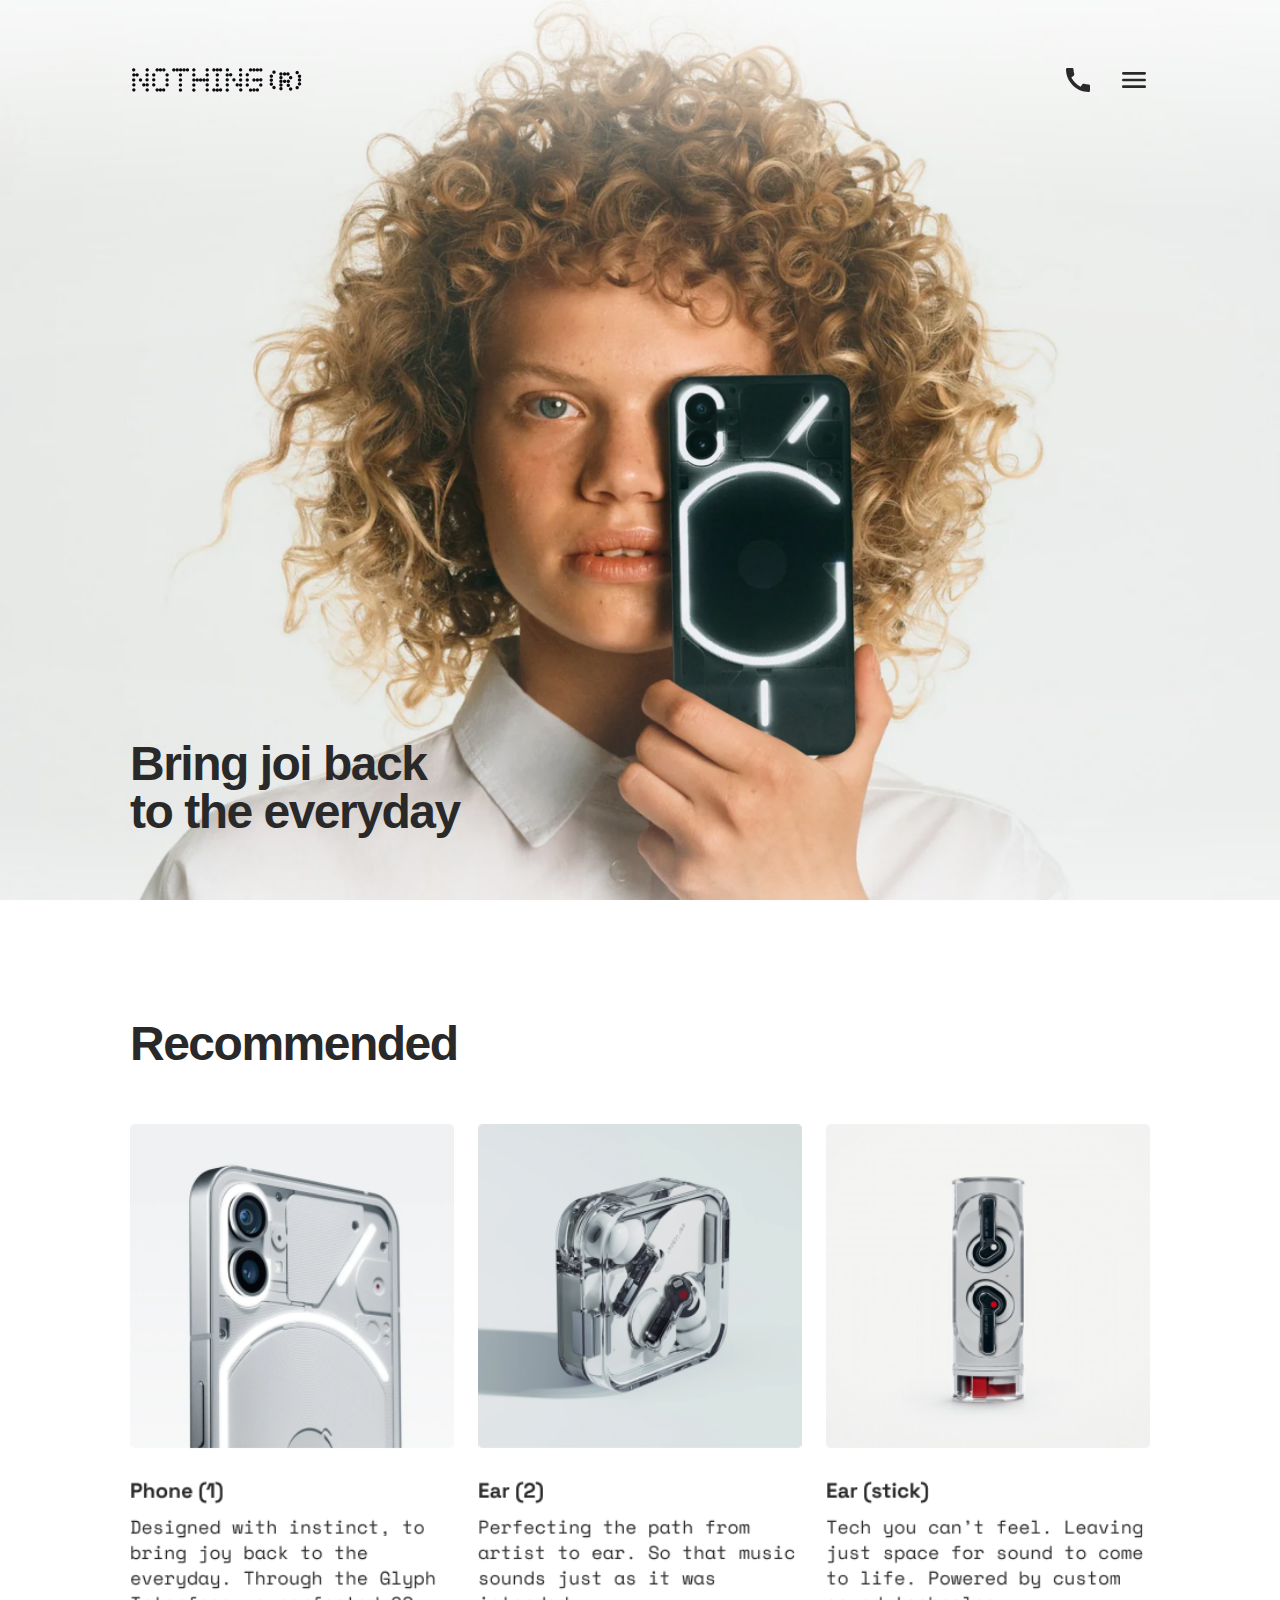
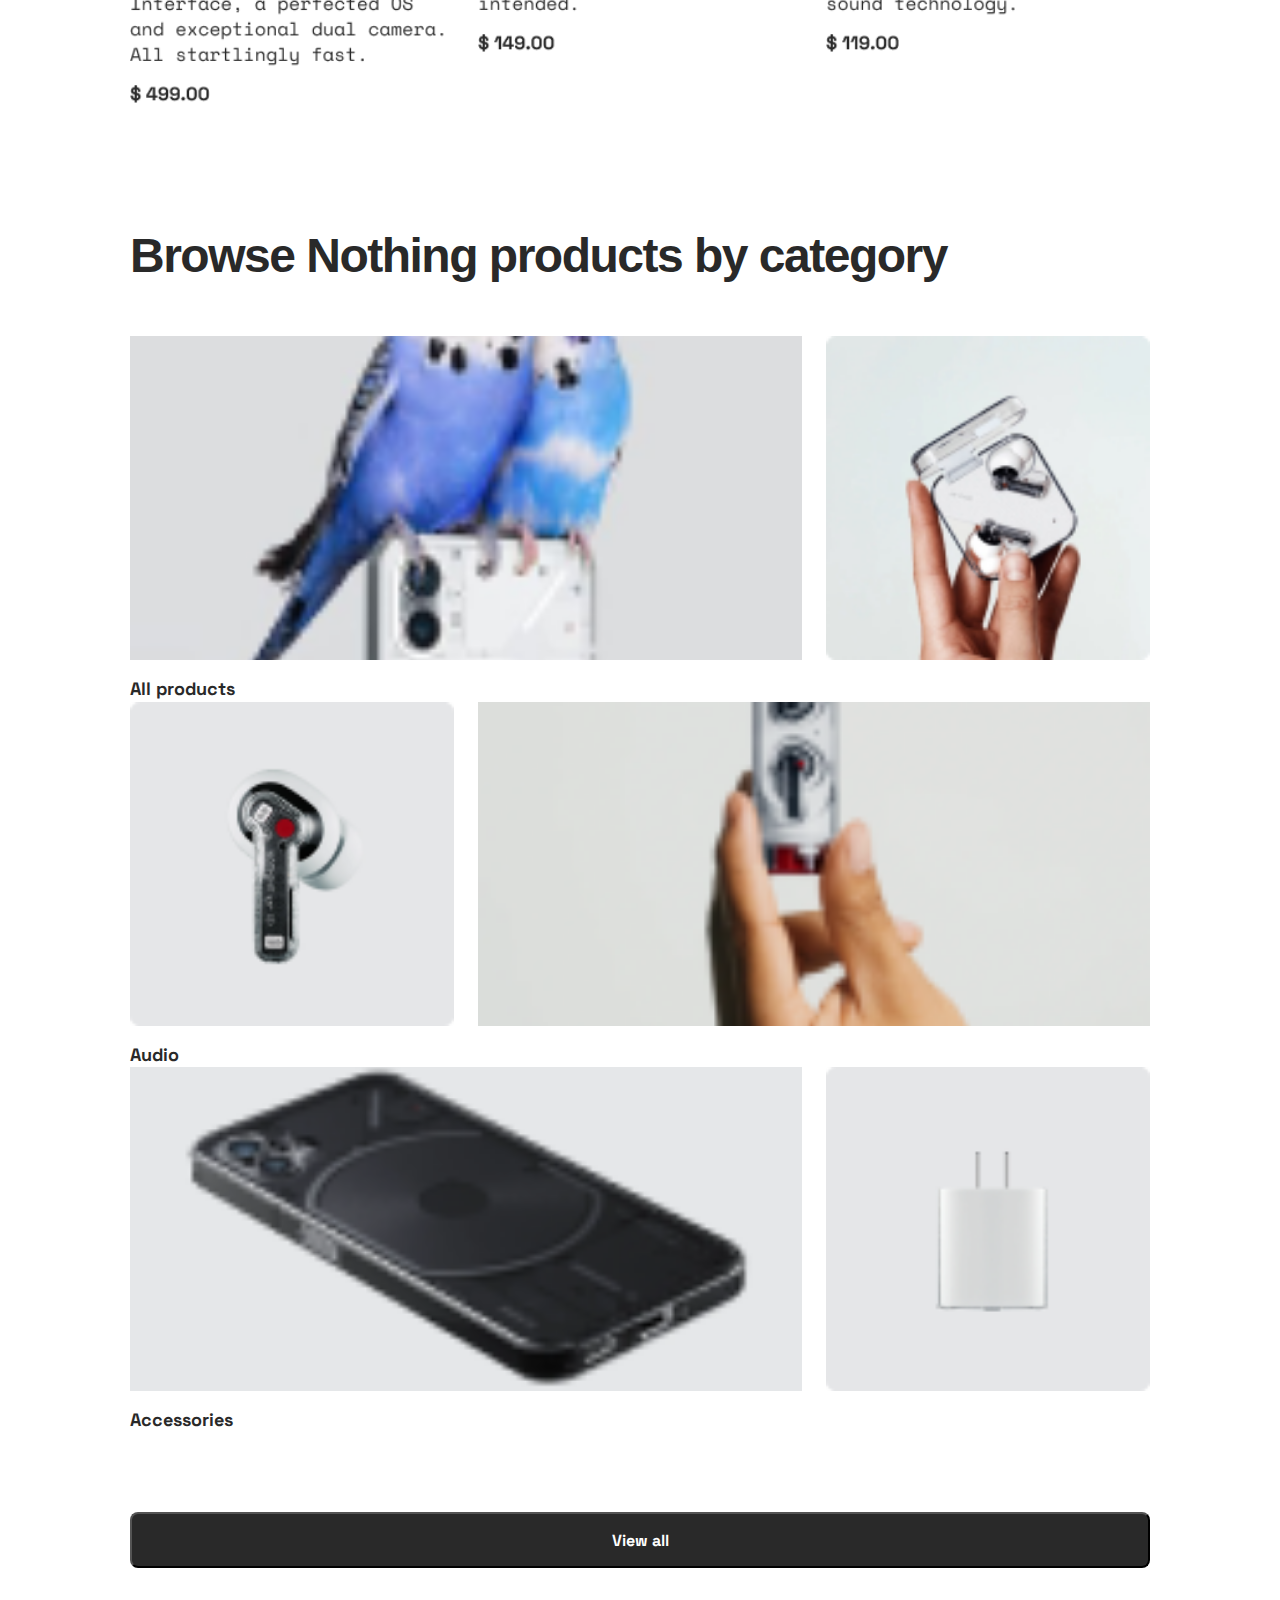
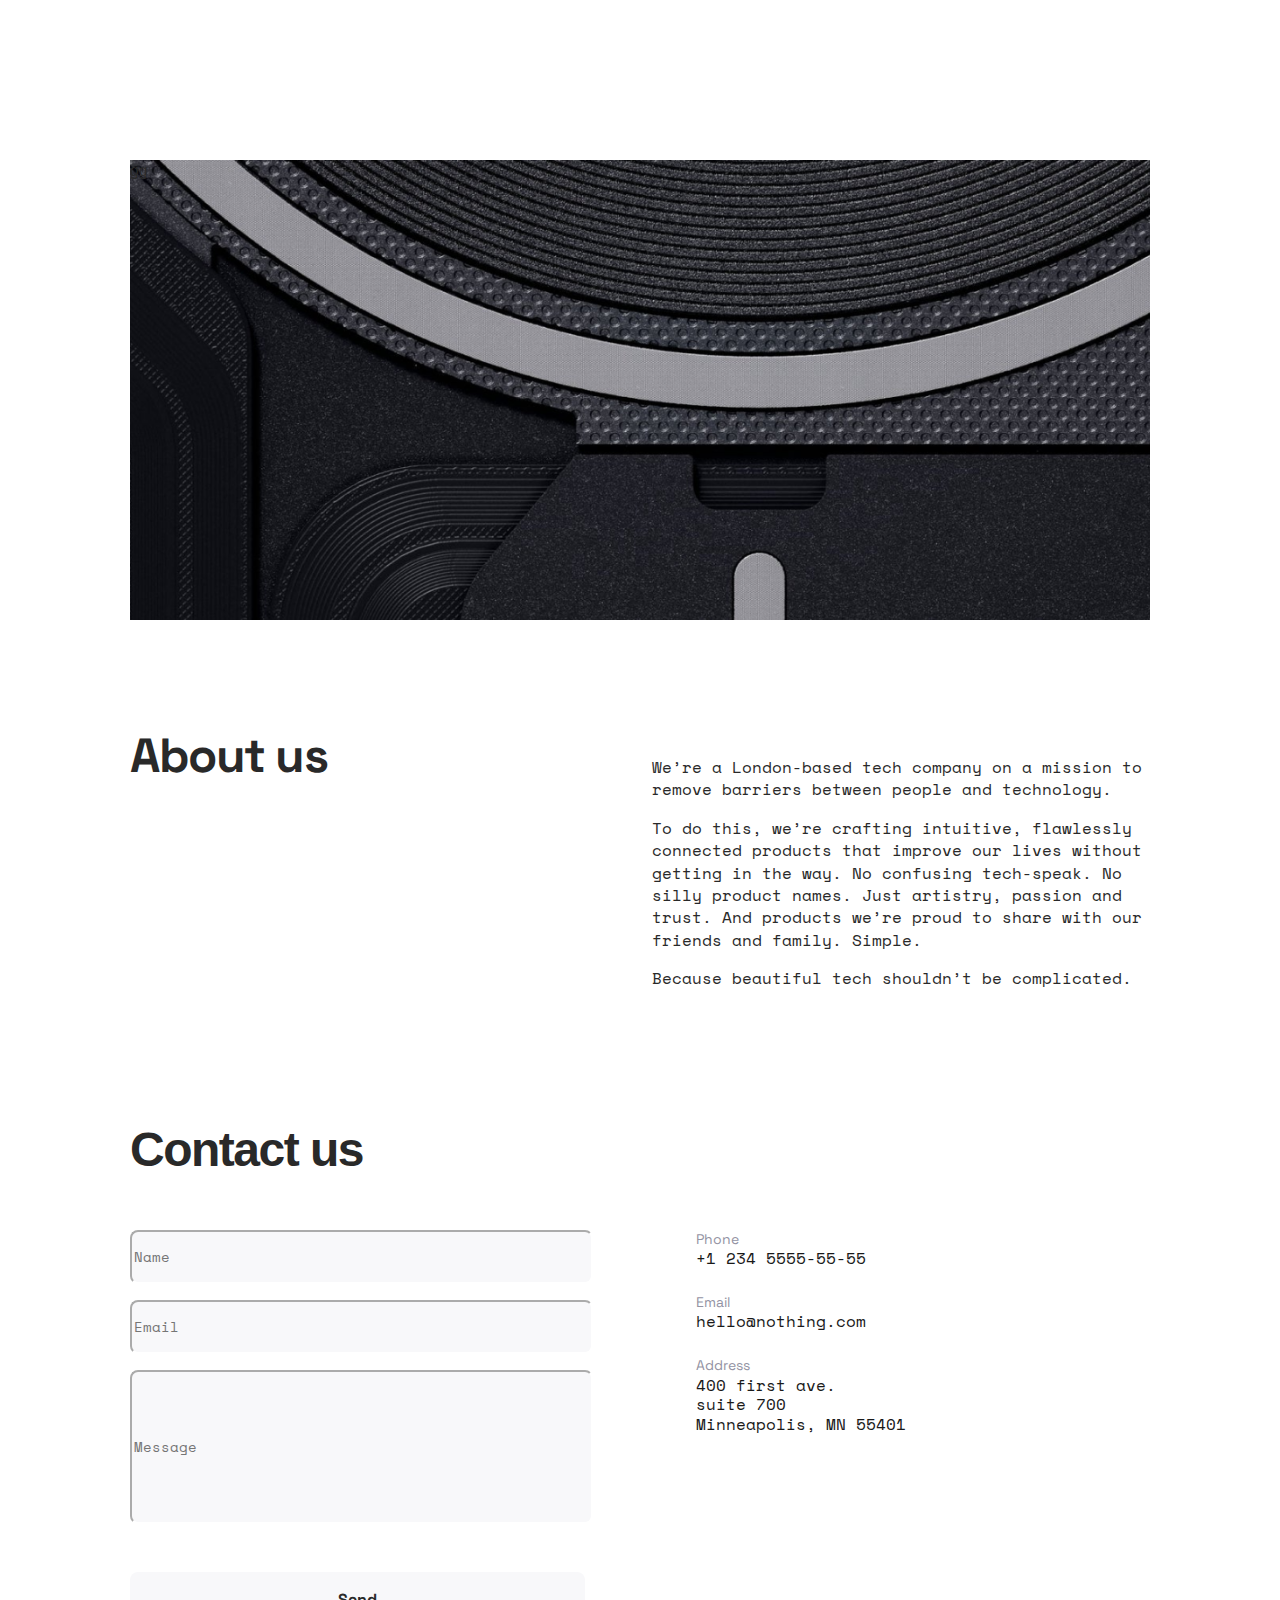
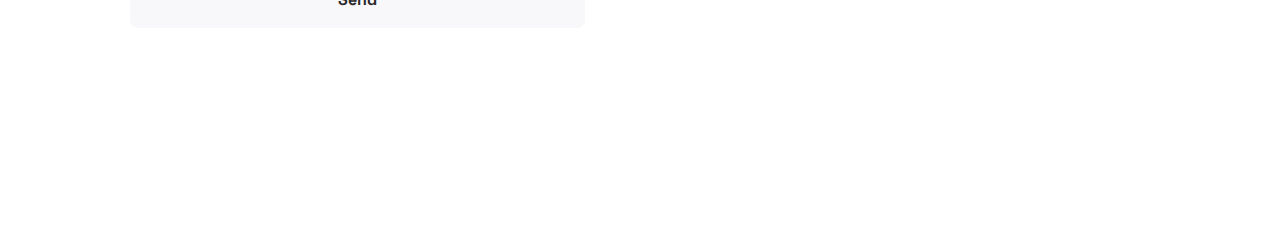
<file: index.html>
<!-- #region head -->
<!doctype html>
<html lang="en" class="page">
  <head>
    <meta charset="UTF-8">
    <meta name="viewport" content="width=device-width, initial-scale=1.0">
    <title>Nothing</title>
    <link rel="preconnect" href="https://fonts.googleapis.com">
    <link rel="preconnect" href="https://fonts.gstatic.com">
    <link href="https://fonts.googleapis.com/css2?family=Space+Grotesk:wght@300..700&display=swap" rel="stylesheet">
    <link href="https://fonts.googleapis.com/css2?family=Space+Mono:ital,wght@0,400;0,700;1,400;1,700&display=swap" rel="stylesheet">
    <link rel="stylesheet" href="/index.e378193d.css">
    <script src="/index.f75de5e1.js" defer=""></script>
  </head>
  <!-- endregion -->
  <body class="page__body">
    <!-- #region header -->
    <header class="header">
      <div class="container">
        <div class="header__content">
          <div class="top-bar">
            <a href="#" class="top-bar__logo-link">
              <img src="/header-logo-2px.0ad260f5.png" alt="Nasing logo" class="top-bar__logo">
            </a>
            <div class="top-bar__icons">
              <a href="tel:+1 234 5555-55-55" class="icon icon--phone"></a>
              <a href="#menu" class="icon icon--menu"></a>
            </div>
          </div>
          <div class="header__bottom">
            <div class="header-waves"></div>
            <h1 class="header__title">
              Bring joi back
              <br>
              to the everyday
            </h1>
          </div>
        </div>
      </div>
    </header>
    <!-- #region menu -->
    <aside class="page__menu menu" id="menu">
      <div class="container">
        <div class="top-bar menu__top">
          <a href="#" class="top-bar__logo">
            <img src="/header-logo.73284926.png" alt="Nosing logo">
          </a>
          <a href="#" class="icon icon--close"></a>
        </div>

        <div class="menu__bottom">
          <nav class="nav menu__nav">
            <ul class="nav__list">
              <li class="nav__item">
                <a class="nav__link" href="#">
                  Products
                </a>
              </li>
              <li class="nav__item">
                <a class="nav__link" href="#recommended">
                  Store
                </a>
              </li>
              <li class="nav__item">
                <a class="nav__link" href="#categories">
                  Login
                </a>
              </li>
              <li class="nav__item">
                <a class="nav__link" href="#how-to-buy">
                  Cart(0)
                </a>
              </li>
            </ul>
          </nav>

          <a href="tel:+1 234 5555-55-55" class="menu__phone-number">
            +1 234 5555-55-55
          </a>

          <a href="tel:+1 234 5555-55-55" class="menu__coll-to-order">
            call to order
          </a>
        </div>
      </div>
    </aside>

    <main class="main">
      <div class="container">
        <div class="main__content">
          <!-- #region recommended -->
          <section class="recommended" id="recommended">
            <h2 class="section-title">Recommended</h2>

            <div class="recommended__products">
              <article class="product recommended__product">
                <img src="/Phone.6195005f.png" alt="Phone fotos" class="product__photo">
              </article>

              <article class="product recommended__product">
                <img src="/Ear.92df6dc3.png" alt="Ear fotos" class="product__photo">
              </article>

              <article class="product recommended__product">
                <img src="/Ear-stic.d0401c3a.png" alt="Ear-stic fotos" class="product__photo">
              </article>
            </div>
          </section>
          <!-- #region categories -->
          <section class="categories" id="categories">
            <h2 class="section-title">Browse Nothing products by category</h2>

            <div class="categories__wrapper">
              <article class="category">
                <div class="category__photos">
                  <a href="#" class="category__link category__link--wide">
                    <img class="category__photo" src="/Beard.81706276.png" alt="All products">
                  </a>

                  <a href="#" class="category__link category__link--square">
                    <img class="category__photo" src="/Stick.23b3ed88.png" alt="All products">
                  </a>
                </div>
                <h3 class="category__title">All products</h3>
              </article>
            </div>

            <div class="categories__wrapper">
              <article class="category">
                <div class="category__photos">
                  <a href="#" class="category__link category__link--square">
                    <img class="category__photo" src="/Speaker.6b0b2c70.png" alt="Audio">
                  </a>

                  <a href="#" class="category__link category__link--wide">
                    <img class="category__photo" src="/Speakers.6603ae7a.png" alt="Audio">
                  </a>
                </div>
                <h3 class="category__title">Audio</h3>
              </article>
            </div>

            <div class="categories__wrapper">
              <article class="category">
                <div class="category__photos">
                  <a href="#" class="category__link category__link--wide">
                    <img class="category__photo" src="/Phone.68b2d490.png" alt="Accessories">
                  </a>

                  <a href="#" class="category__link category__link--square">
                    <img class="category__photo" src="/Charger.4cd783f1.png" alt="Accessories">
                  </a>
                </div>
                <h3 class="category__title">Accessories</h3>
              </article>
            </div>
            <div class="category__button">
              <button class="category__button category__button--view">
                View all
              </button>
            </div>
            <div class="category__bg">gg</div>
          </section>
          <!-- #region about-us -->
          <section class="about-us" id="about-us">
            <h2 class="about-us__title section-title section-title--aalign--left">
              About us
            </h2>
            <div class="about-us__content">
              <p>
                We’re a London-based tech company on a mission to remove
                barriers between people and technology.
              </p>
              <p>
                To do this, we’re crafting intuitive, flawlessly connected
                products that improve our lives without getting in the way. No
                confusing tech-speak. No silly product names. Just artistry,
                passion and trust. And products we’re proud to share with our
                friends and family. Simple.
              </p>
              <p>Because beautiful tech shouldn’t be complicated.</p>
            </div>
          </section>
          <!-- #region contact-us -->
          <section class="contacts" id="contacts">
            <h2 class="section-title">Contact us</h2>

            <div class="contacts-block">
              <form class="contacts-block__input">
                <div class="form-field">
                  <input type="text" name="name" placeholder="Name">
                </div>
                <div class="form-field">
                  <input type="email" name="email" placeholder="Email">
                </div>
                <div class="form-field">
                  <input class="message" type="text" name="message" placeholder="Message">
                </div>
                <button>Send</button>
              </form>

              <div class="contacts-block__inform">
                <h4 class="contacts-block__inform contacts-block__inform--name">
                  Phone
                </h4>
                <p class="contacts-block__inform contacts-block__inform--text">
                  +1 234 5555-55-55
                </p>
                <h4 class="contacts-block__inform contacts-block__inform--name">
                  Email
                </h4>
                <p class="contacts-block__inform contacts-block__inform--text">
                  hello@nothing.com
                </p>
                <h4 class="contacts-block__inform contacts-block__inform--name">
                  Address
                </h4>
                <p class="contacts-block__inform contacts-block__inform--text">
                  400 first ave.
                  <br>
                  suite 700
                  <br>
                  Minneapolis, MN 55401
                </p>
              </div>
            </div>
          </section>
        </div>
      </div>
    </main>
  <script src="/layout_landing-page.59712999.js"></script></body>
</html>
</file>
<file: index.e378193d.css>
.container {
  padding-inline: 20px;
}

@media (width >= 576px) {
  .container {
    padding-inline: 72px;
  }
}

@media (width >= 1024px) {
  .container {
    max-width: 1020px;
    margin-inline: auto;
    padding-inline: 120px;
  }
}

.page {
  color: #292929;
  scroll-behavior: smooth;
  font-family: Inter, sans-serif;
  font-size: 16px;
  line-height: 22.4px;
}

.page__body {
  min-width: 320px;
  margin: 0;
}

.page__menu {
  opacity: 0;
  pointer-events: none;
  transition: all .3s;
  position: fixed;
  top: 0;
  left: 0;
  right: 0;
  transform: translateX(-100%);
}

.page__menu:target {
  opacity: 1;
  pointer-events: all;
  transform: translateX(0);
}

.header {
  background-image: url("header-bg.8ec50a9a.png");
  background-size: cover;
}

.header__content {
  flex-direction: column;
  justify-content: space-between;
  height: 100vh;
  display: flex;
}

.header__top {
  justify-content: space-between;
  align-items: center;
  display: flex;
}

.header__title {
  letter-spacing: -1.5px;
  margin: 0;
  font-size: 36px;
  line-height: 100%;
}

@media (width >= 576px) {
  .header__title {
    font-size: 48px;
  }
}

.header__bottom {
  padding-bottom: 40px;
}

@media (width >= 576px) {
  .header__bottom {
    padding-bottom: 64px;
  }
}

.top-bar {
  justify-content: space-between;
  align-items: center;
  padding-block: 24px;
  display: flex;
}

@media (width >= 576px) {
  .top-bar {
    padding-block: 64px;
  }
}

.top-bar__icons {
  gap: 24px;
  display: flex;
}

.top-bar__logo-link {
  display: flex;
}

.top-bar__logo {
  height: 16px;
  transition: transform .3s;
}

.top-bar__logo:hover {
  transform: scale(1.2);
}

@media (width >= 576px) {
  .top-bar__logo {
    height: 24px;
  }
}

.icon {
  background-position: center;
  background-size: cover;
  width: 24px;
  height: 24px;
  transition: transform .3s;
  display: block;
}

.icon:hover {
  transform: scale(1.2);
}

@media (width >= 576px) {
  .icon {
    width: 32px;
    height: 32px;
  }
}

.icon--phone {
  background-image: url("icon-phone.c3074507.svg");
}

.icon--menu {
  background-image: url("icon-burger-menu.84d6728a.svg");
}

.icon--menu:hover {
  background-image: url("icon-burger-menu-hover.a43de98f.svg");
}

.icon--close {
  background-image: url("icon-close.9caea4e6.svg");
}

.menu {
  box-sizing: border-box;
  text-transform: uppercase;
  background-color: #e5e6e8;
  height: 100vh;
  font-weight: 700;
}

.menu__top {
  margin-bottom: 32px;
}

@media (width >= 576px) {
  .menu__top {
    margin-bottom: 0;
  }
}

.menu__nav {
  margin-bottom: 40px;
}

.menu__phone-number {
  color: inherit;
  margin-bottom: 16px;
  font-size: 16px;
  line-height: 27px;
  text-decoration: none;
  display: block;
}

.menu__coll-to-order {
  letter-spacing: 2px;
  color: inherit;
  border-bottom: 1px solid #292929;
  width: fit-content;
  padding-bottom: 8px;
  font-size: 12px;
  line-height: 16px;
  text-decoration: none;
  display: block;
}

.nav__list {
  flex-direction: column;
  gap: 32px;
  margin: 0;
  padding: 0;
  list-style: none;
  display: flex;
}

.nav__link {
  color: inherit;
  letter-spacing: 2px;
  font-size: 22px;
  line-height: 22px;
  text-decoration: none;
  position: relative;
}

.nav__link:after {
  content: "";
  transform-origin: 0;
  background-color: #292929;
  width: 100%;
  height: 1px;
  transition: transform .3s;
  display: block;
  position: absolute;
  bottom: -8px;
  transform: scale(0);
}

.nav__link:hover:after {
  transform: scale(1);
}

.section-title {
  letter-spacing: -1.5px;
  margin: 0 0 48px;
  font-size: 32px;
  font-weight: 700;
  line-height: 100%;
}

@media (width >= 576px) {
  .section-title {
    margin-bottom: 56px;
    font-size: 40px;
  }
}

@media (width >= 1024px) {
  .section-title {
    font-size: 48px;
  }
}

.main {
  background-color: #fff;
}

.main__content {
  row-gap: 96px;
  padding-block: 64px;
  display: grid;
}

@media (width >= 576px) {
  .main__content {
    row-gap: 120px;
    padding-block: 120px;
  }
}

.product__photo {
  width: 100%;
}

.recommended__products {
  --columns: 2;
  grid-template-columns: repeat(var(--columns), 1fr);
  gap: 40px 20px;
  display: grid;
}

@media (width >= 576px) {
  .recommended__products {
    --columns: 6;
    column-gap: 24px;
  }
}

@media (width >= 1024px) {
  .recommended__products {
    --columns: 12;
  }
}

.recommended__product {
  grid-column: 1 / -1;
}

@media (width >= 1024px) {
  .recommended__product {
    grid-column: span 4;
  }
}

.about-us {
  --columns: 2;
  grid-template-columns: repeat(var(--columns), 1fr);
  column-gap: 20px;
  display: grid;
}

@media (width >= 576px) {
  .about-us {
    --columns: 6;
    column-gap: 24px;
  }
}

@media (width >= 1024px) {
  .about-us {
    --columns: 12;
  }
}

.about-us__title {
  grid-column: 1 / -1;
  margin: 0;
  font-family: Space Grotesk, sans-serif;
  font-size: 32px;
  font-weight: 700;
  line-height: 32px;
}

@media (width >= 576px) {
  .about-us__title {
    grid-column: 1 / 4;
    font-size: 40px;
  }
}

@media (width >= 1024px) {
  .about-us__title {
    grid-column: 1 / 7;
    font-size: 48px;
  }
}

.about-us__content {
  grid-column: 1 / -1;
  margin: 0;
  font-family: Space Mono, monospace;
  font-size: 16px;
  font-weight: 400;
  line-height: 22.4px;
}

@media (width >= 576px) {
  .about-us__content {
    grid-column: 4 / 7;
  }
}

@media (width >= 1024px) {
  .about-us__content {
    grid-column: 7 / 13;
  }
}

.categories__wrapper {
  row-gap: 40px;
  display: grid;
}

@media (width >= 576px) {
  .categories__wrapper {
    row-gap: 56px;
  }
}

.category__photos {
  --columns: 2;
  grid-template-columns: repeat(var(--columns), 1fr);
  column-gap: 20px;
  margin-bottom: 16px;
  display: grid;
}

@media (width >= 576px) {
  .category__photos {
    --columns: 6;
    column-gap: 24px;
  }
}

@media (width >= 1024px) {
  .category__photos {
    --columns: 12;
  }
}

.category__link {
  position: relative;
}

@media (width >= 576px) {
  .category__link--wide {
    grid-column: span 4;
  }
}

@media (width >= 1024px) {
  .category__link--wide {
    grid-column: span 8;
  }
}

.category__link--square {
  height: 0;
  padding-bottom: 100%;
}

@media (width >= 576px) {
  .category__link--square {
    grid-column: span 2;
  }
}

@media (width >= 1024px) {
  .category__link--square {
    grid-column: span 4;
  }
}

.category__photo {
  object-fit: cover;
  width: 100%;
  height: 100%;
  position: absolute;
}

.category__title {
  margin: 0;
  font-family: Space Grotesk, sans-serif;
  font-size: 18px;
  font-weight: 700;
  line-height: 25.2px;
}

.category__button {
  --columns: 1;
  grid-template-columns: repeat(var(--columns), 1fr);
  column-gap: 20px;
  margin-top: 40px;
  margin-bottom: 96px;
  display: grid;
}

@media (width >= 576px) {
  .category__button {
    --columns: 6;
    column-gap: 24px;
  }
}

@media (width >= 1024px) {
  .category__button {
    --columns: 12;
  }
}

@media (width >= 576px) {
  .category__button {
    --columns: 1;
  }
}

@media (width >= 1024px) {
  .category__button {
    --columns: 1;
    grid-column: 1 / 4;
  }
}

.category__button--view {
  color: #fff;
  background-color: #292929;
  border-radius: 8px;
  grid-column: 1 / -1;
  justify-content: center;
  align-items: center;
  height: 56px;
  font-family: Space Grotesk, sans-serif;
  font-size: 16px;
  font-weight: 700;
  line-height: 27px;
}

.category__button--view:hover {
  color: #292929;
}

.category__bg {
  background-image: url("bg-footer.bcafceb7.png");
  background-size: cover;
  height: 200px;
}

@media (width >= 576px) {
  .category__bg {
    height: 400px;
  }
}

@media (width >= 1024px) {
  .category__bg {
    width: 100%;
    height: 460px;
  }
}

.contacts-block {
  --columns: 1;
  grid-template-columns: repeat(var(--columns), 1fr);
  display: grid;
}

@media (width >= 1024px) {
  .contacts-block {
    --columns: 2;
    column-gap: 111px;
  }
}

.form-field {
  grid-template-columns: repeat(var(--columns), 1fr);
  margin-bottom: 16px;
}

input {
  background-color: #f8f8fa;
  border-color: #fff;
  border-radius: 8px;
  width: 100%;
  height: 48px;
  font-family: Space Mono, monospace;
  font-size: 14px;
  font-weight: 400;
  line-height: 19.6px;
}

input:hover {
  color: #292929;
}

.message {
  height: 148px;
}

button {
  text-align: center;
  color: #f8f8fa;
  margin-bottom: 48px;
  font-family: Space Grotesk, sans-serif;
  font-size: 16px;
  font-weight: 700;
  line-height: 27px;
}

@media (width >= 576px) {
  button {
    margin-bottom: 80px;
  }
}

button:default {
  color: #292929;
  background-color: #f8f8fa;
  border: 2px #f0f1f4;
  border-radius: 8px;
  width: 100%;
  height: 56px;
  margin-top: 32px;
}

button:hover {
  color: #fff;
  background-color: #292929;
  border-radius: 8px;
}

.contacts-block__inform--name {
  color: #9393a3;
  margin: 0;
  font-family: Space Grotesk, sans-serif;
  font-size: 14px;
  font-weight: 400;
  line-height: 19.6px;
}

.contacts-block__inform--text {
  color: #191919;
  margin: 0 0 24px;
  font-family: Space Mono, monospace;
  font-size: 16px;
  font-weight: 400;
  line-height: 19.6px;
}
/*# sourceMappingURL=index.e378193d.css.map */
</file>
